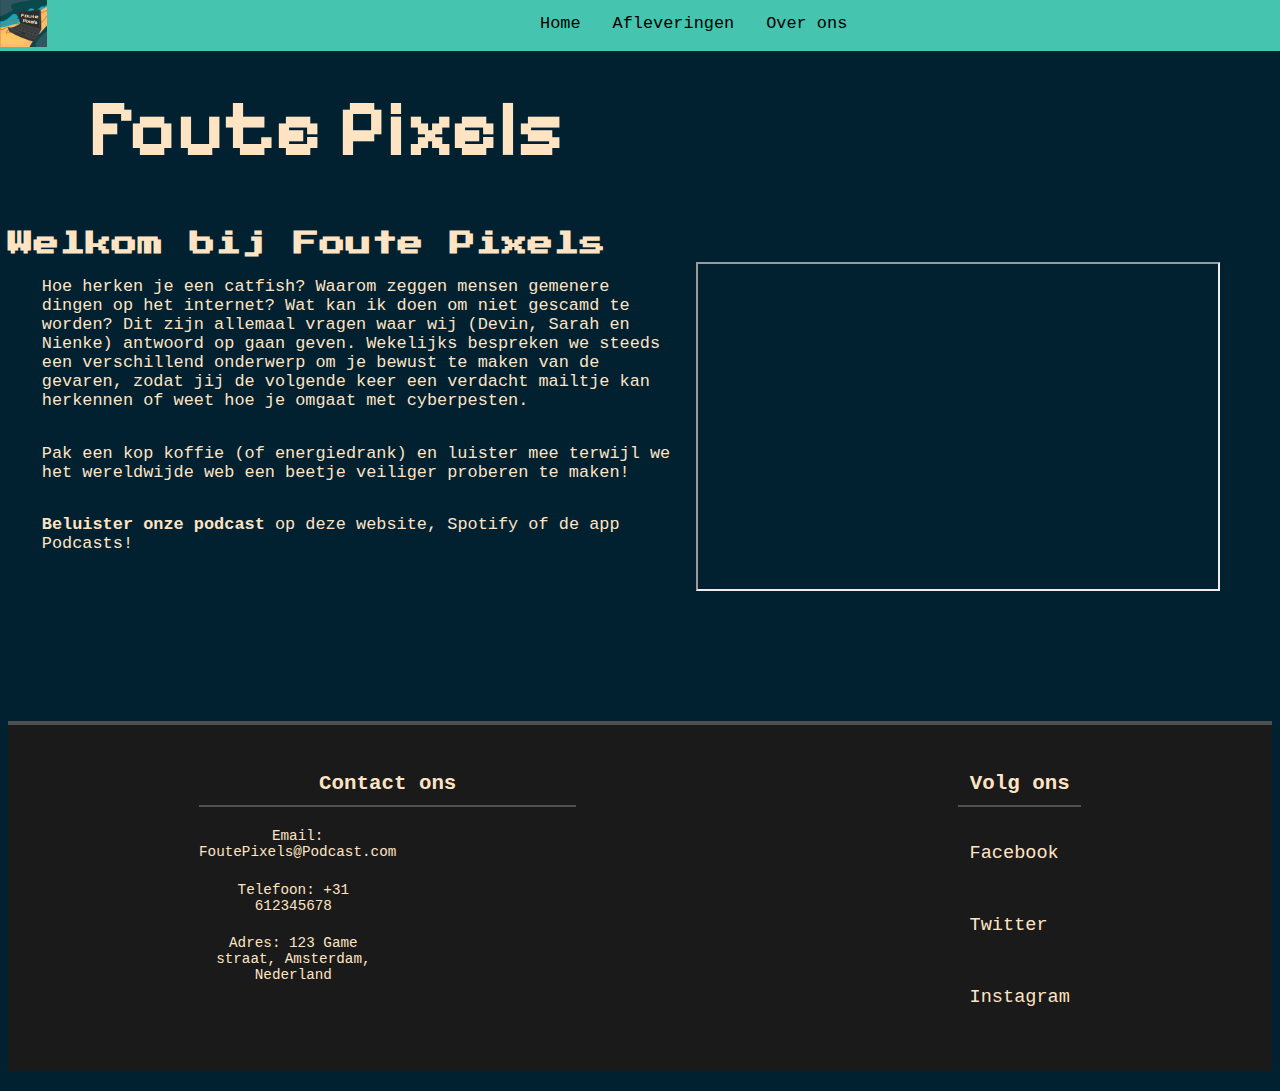
<file: index.html>
<!DOCTYPE html>
<html lang="nl">
<head>
    <meta charset="UTF-8">
    <meta name="viewport" content="width=device-width, initial-scale=1.0">
    <title>Foute Pixels</title>
    <link rel="stylesheet" href="style.css">
    <link href="https://fonts.googleapis.com/css2?family=Pixelify+Sans&display=swap" rel="stylesheet">
    <link href="https://fonts.googleapis.com/css2?family=Press+Start+2P&display=swap" rel="stylesheet">


</head>
<body>

<header>
    <nav>
        <ul>
            <li><img src="images/logo.png" alt="Logo van Foute Pixels"></li>
            <li><a href="index.html">Home</a></li>
            <li><a href="afleveringen.html">Afleveringen</a></li>
            <li><a href="over-ons.html">Over ons</a></li>
        </ul>
    </nav>
</header>

<main>
    <h1>Foute Pixels</h1>

    <article>
        <h2>Welkom bij Foute Pixels</h2>
        <p>
            Hoe herken je een catfish? Waarom zeggen mensen gemenere dingen op het internet? Wat kan ik doen om niet gescamd te worden? 
            Dit zijn allemaal vragen waar wij (Devin, Sarah en Nienke) antwoord op gaan geven. 
            Wekelijks bespreken we steeds een verschillend onderwerp om je bewust te maken van de gevaren, zodat jij de volgende keer een verdacht mailtje kan herkennen of weet hoe je omgaat met cyberpesten.
        </p>
        <p>
            Pak een kop koffie (of energiedrank) en luister mee terwijl we het wereldwijde web een beetje veiliger proberen te maken!
        </p>
        <p><strong>Beluister onze podcast</strong> op deze website, Spotify of de app Podcasts!</p>

        <iframe 
            width="560" 
            height="315" 
            src="https://www.youtube.com/embed/As7Sm_K50gc?si=9hgQ0lLvn_5D6HXe" 
            title="YouTube video player" 
            allow="accelerometer; autoplay; clipboard-write; encrypted-media; gyroscope; picture-in-picture; web-share" 
            referrerpolicy="strict-origin-when-cross-origin" 
            allowfullscreen>
        </iframe>
    </article>
</main>

<footer>
    <article>
        <h3>Contact ons</h3>
        <p>Email: FoutePixels@Podcast.com</p>
        <p>Telefoon: +31 612345678</p>
        <p>Adres: 123 Game straat, Amsterdam, Nederland</p>
    </article>
    <article>
        <h3>Volg ons</h3>
        <p><a href="https://facebook.com">Facebook</a></p>
        <p><a href="https://twitter.com">Twitter</a></p>
        <p><a href="https://instagram.com">Instagram</a></p>
    </article>
</footer>

</body>
</html>
</file>
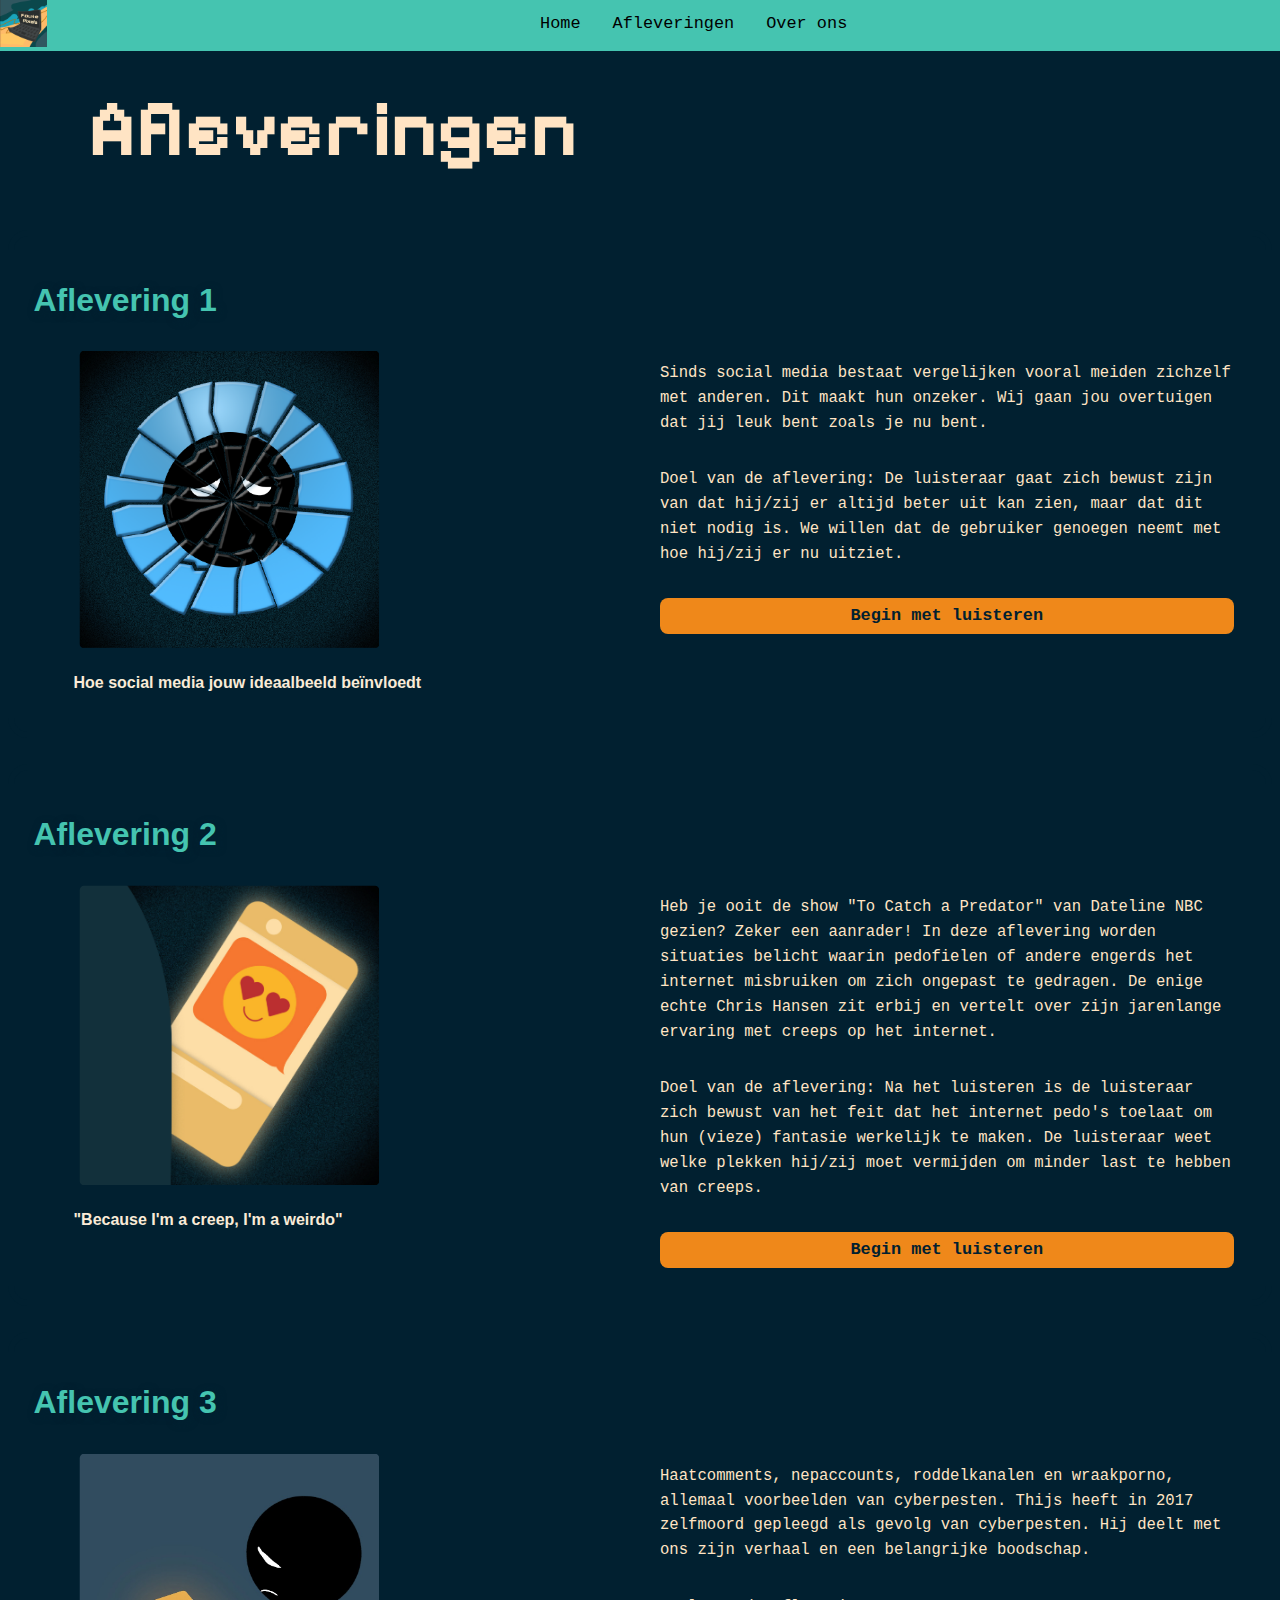
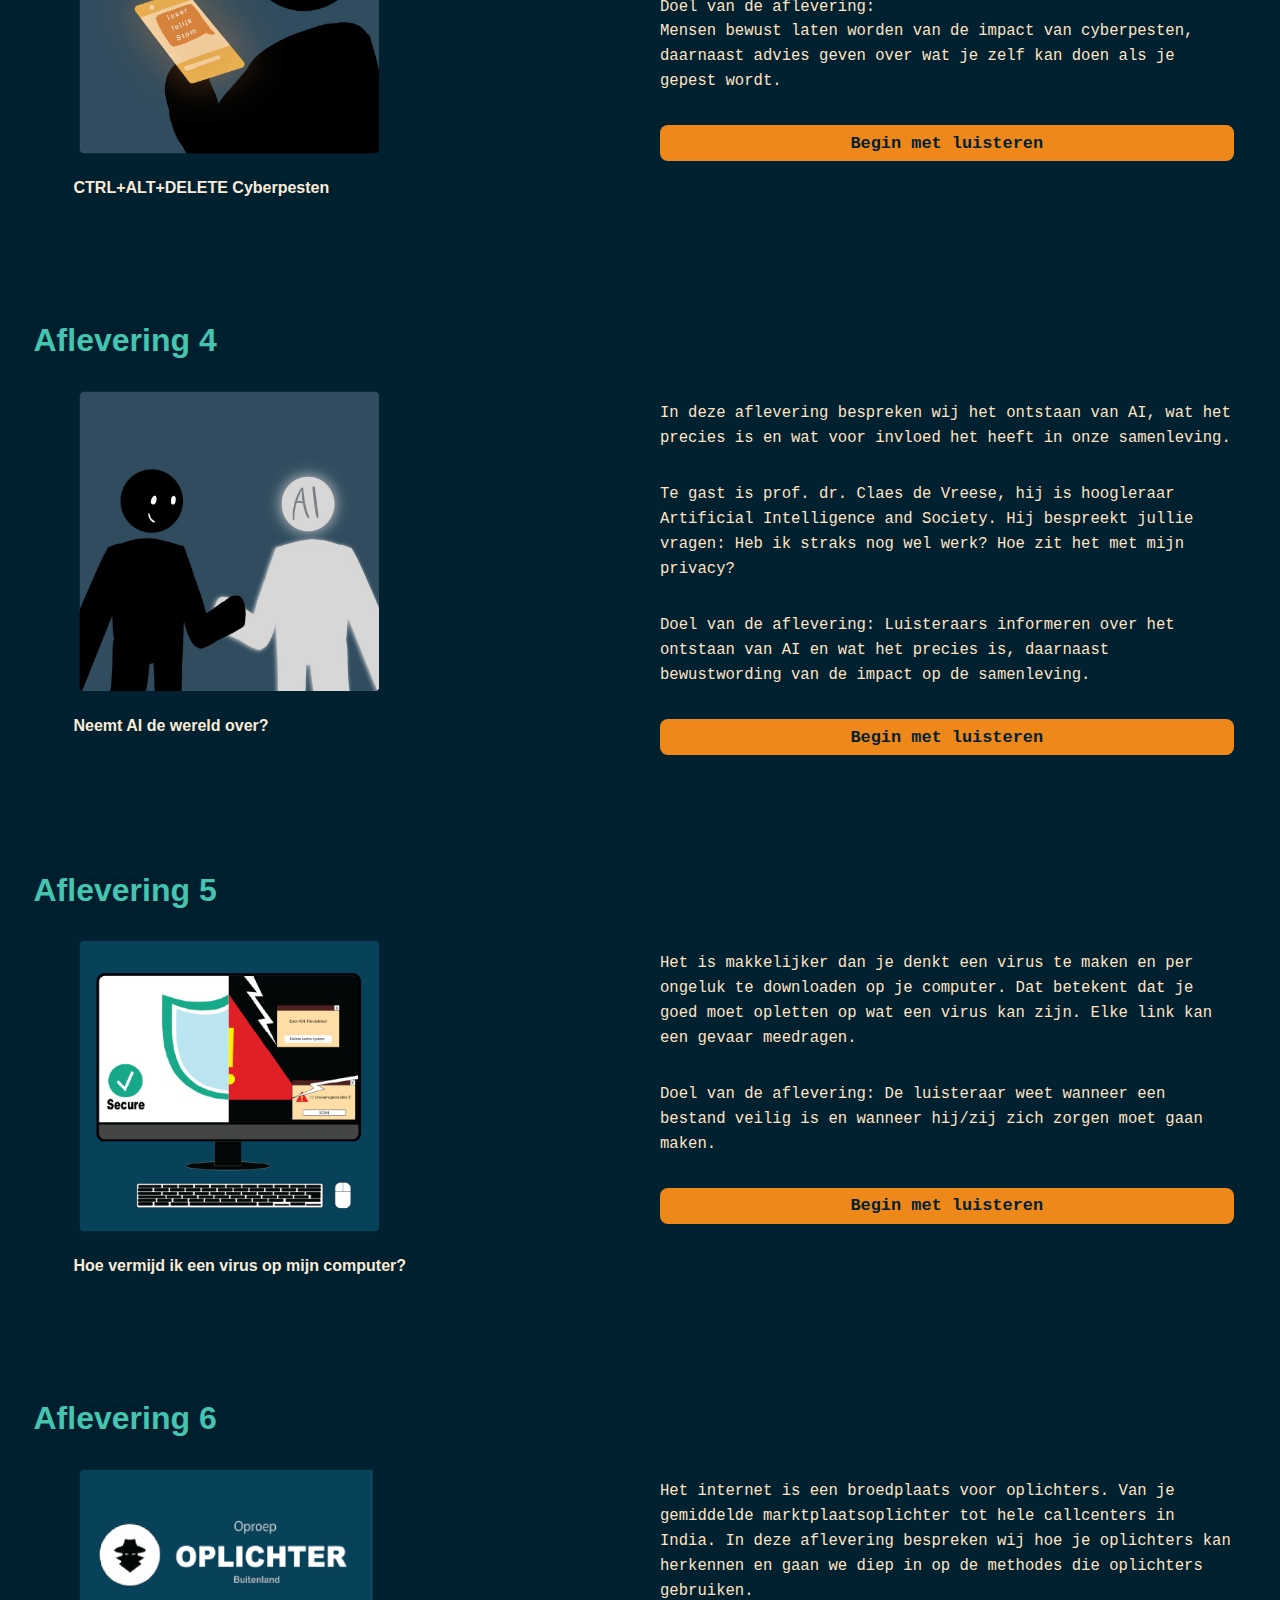
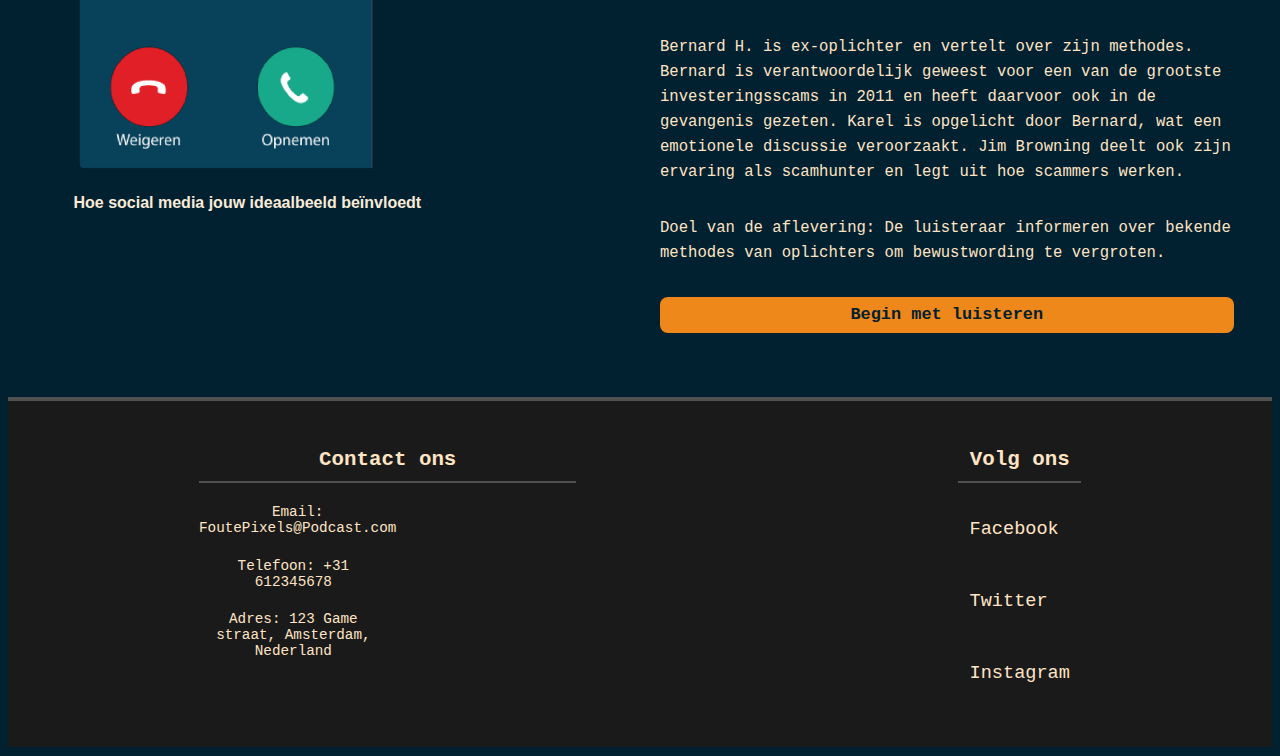
<file: afleveringen.html>
<!DOCTYPE html>
<html lang="nl">

<head>
    <meta charset="UTF-8">
    <meta name="viewport" content="width=device-width, initial-scale=1.0">
    <title>Afleveringen</title>
    <link rel="stylesheet" href="style.css">
    <link href="https://fonts.googleapis.com/css2?family=Pixelify+Sans&display=swap" rel="stylesheet">

</head>

<body>
    <header>
        <nav>
            <ul>
                <li><img src="images/logo.png" alt="logo"></li>
                <li><a href="index.html">Home</a></li>
                <li><a href="afleveringen.html">Afleveringen</a></li>
                <li><a href="over-ons.html">Over ons</a></li>
            </ul>
        </nav>
    </header>

    <main>
        <h1>Afleveringen</h1>

        <section>
            <h2>Aflevering 1</h2>
            <ul>
                <li><img src="images/ideaalbeeld.png" alt="tekening gebroken spiegel">
                <h3>Hoe social media jouw ideaalbeeld beïnvloedt</h3></li>
                <li>
                    <p>
                        Sinds social media bestaat vergelijken vooral meiden zichzelf met anderen. Dit maakt hun
                        onzeker.
                        Wij gaan jou overtuigen dat jij leuk bent zoals je nu bent.
                        </p>

                        <p>
                        Doel van de aflevering:
                        De luisteraar gaat zich bewust zijn van dat hij/zij er altijd beter uit kan zien, maar dat dit
                        niet nodig is.
                        We willen dat de gebruiker genoegen neemt met hoe hij/zij er nu uitziet.
                    </p>
                
                <a href="aflevering1.html">Begin met luisteren</a></li>
            </ul>
        </section>

        <section>

            <h2>Aflevering 2</h2>
            <ul>
                <li><img src="images/creep.png" alt="sms van een creep">
                    <h3>"Because I'm a creep, I'm a weirdo"</h3></li>
                <li>
                    <p>
                        Heb je ooit de show "To Catch a Predator" van Dateline NBC gezien? Zeker een aanrader!
                        In deze aflevering worden situaties belicht waarin pedofielen of andere engerds het internet
                        misbruiken om zich ongepast te gedragen.
                        De enige echte Chris Hansen zit erbij en vertelt over zijn jarenlange ervaring met creeps op het
                        internet.
                       </p>

                        <p>
                        Doel van de aflevering:
                        Na het luisteren is de luisteraar zich bewust van het feit dat het internet pedo's toelaat om
                        hun (vieze) fantasie werkelijk te maken.
                        De luisteraar weet welke plekken hij/zij moet vermijden om minder last te hebben van creeps.
                    </p>

                <a href="aflevering2.html">Begin met luisteren</a> </li>
            </ul>
        </section>

        <section>

            <h2>Aflevering 3</h2>
            <ul>
                <li><img src="images/cyberpesten.png" alt="tekening verdrietig persoon met telefoon">
                <h3>CTRL+ALT+DELETE Cyberpesten</h3></li>
                <li>
                    <p>
                        Haatcomments, nepaccounts, roddelkanalen en wraakporno, allemaal voorbeelden van cyberpesten.
                        Thijs heeft in 2017 zelfmoord gepleegd als gevolg van cyberpesten. Hij deelt met ons zijn
                        verhaal en een belangrijke boodschap.
                    </p>
                
                    <p> 
                        Doel van de aflevering:
                        <br>
                        Mensen bewust laten worden van de impact van cyberpesten, daarnaast advies geven over wat je
                        zelf kan doen als je gepest wordt.
                    </p>
                
               <a href="aflevering3.html">Begin met luisteren</a></li>
            </ul>
        </section>

        <section>

            <h2>Aflevering 4</h2>

            <ul>
                <li><img src="images/ai.png" alt="tekening mens schudt hand van AI">
                <h3>Neemt AI de wereld over?</h3></li>
                <li>
                    <p>In deze aflevering bespreken wij het ontstaan van AI, wat het precies is en wat voor invloed het
                        heeft in onze samenleving.</p>
               

                    <p>Te gast is prof. dr. Claes de Vreese, hij is hoogleraar Artificial Intelligence and Society. Hij
                    bespreekt jullie vragen:
                    Heb ik straks nog wel werk? Hoe zit het met mijn privacy?
                    </p>
            
                    <p>
                    Doel van de aflevering:
                    Luisteraars informeren over het ontstaan van AI en wat het precies is, daarnaast bewustwording van
                    de impact op de samenleving.
                    </p>
               <a href="aflevering4.html">Begin met luisteren</a></li>
            </ul>
        </section>

        <section>

      
            <h2>Aflevering 5</h2>
            <ul> 
                <li><img src="images/verus.png" alt="tekening scherm met virus">
                <h3>Hoe vermijd ik een virus op mijn computer?</h3></li>
                <li>
                    <p>
                        Het is makkelijker dan je denkt een virus te maken en per ongeluk te downloaden op je computer.
                        Dat betekent dat je goed moet opletten op wat een virus kan zijn. Elke link kan een gevaar
                        meedragen.
                    </p>

                    <p>Doel van de aflevering:
                        De luisteraar weet wanneer een bestand veilig is en wanneer hij/zij zich zorgen moet gaan maken.
                     </p>
               <a href="aflevering5.html">Begin met luisteren</a></li>
            </ul>
        </section>

        <section>

            <h2>Aflevering 6</h2>
            <ul>
                <li><img src="images/oplichter.png" alt="tekening oplichter die je belt">
                <h3>Hoe social media jouw ideaalbeeld beïnvloedt</h3></li>
                <li>
                    <p>
                    Het internet is een broedplaats voor oplichters. Van je gemiddelde marktplaatsoplichter tot hele
                    callcenters in India.
                    In deze aflevering bespreken wij hoe je oplichters kan herkennen en gaan we diep in op de methodes
                    die oplichters gebruiken.
                    </p>

                    <p>
                    Bernard H. is ex-oplichter en vertelt over zijn methodes. Bernard is verantwoordelijk geweest voor
                    een van de grootste investeringsscams in 2011 en heeft daarvoor ook in de gevangenis gezeten.
                    Karel is opgelicht door Bernard, wat een emotionele discussie veroorzaakt. 
                    Jim Browning deelt ook zijn ervaring als scamhunter en legt uit hoe scammers werken.
                    </p>


                    <p>
                    Doel van de aflevering:
                    De luisteraar informeren over bekende methodes van oplichters om bewustwording te vergroten.
                    </p>
                <a href="aflevering6.html">Begin met luisteren</a></li>
            </ul>
        </section>
    </main>

    <footer>
        <article>
            <h3>Contact ons</h3>
            <p>Email: FoutePixels@Podcast.com</p>
            <p>Telefoon: +31 612345678</p>
            <p>Adres: 123 Game straat, Amsterdam, Nederland</p>
        </article>
        <article>
            <h3>Volg ons</h3>
            <p><a href="https://facebook.com">Facebook</a></p>
            <p><a href="https://twitter.com">Twitter</a></p>
            <p><a href="https://instagram.com">Instagram</a></p>
        </article>
    </footer>

</body>

</html>
</file>
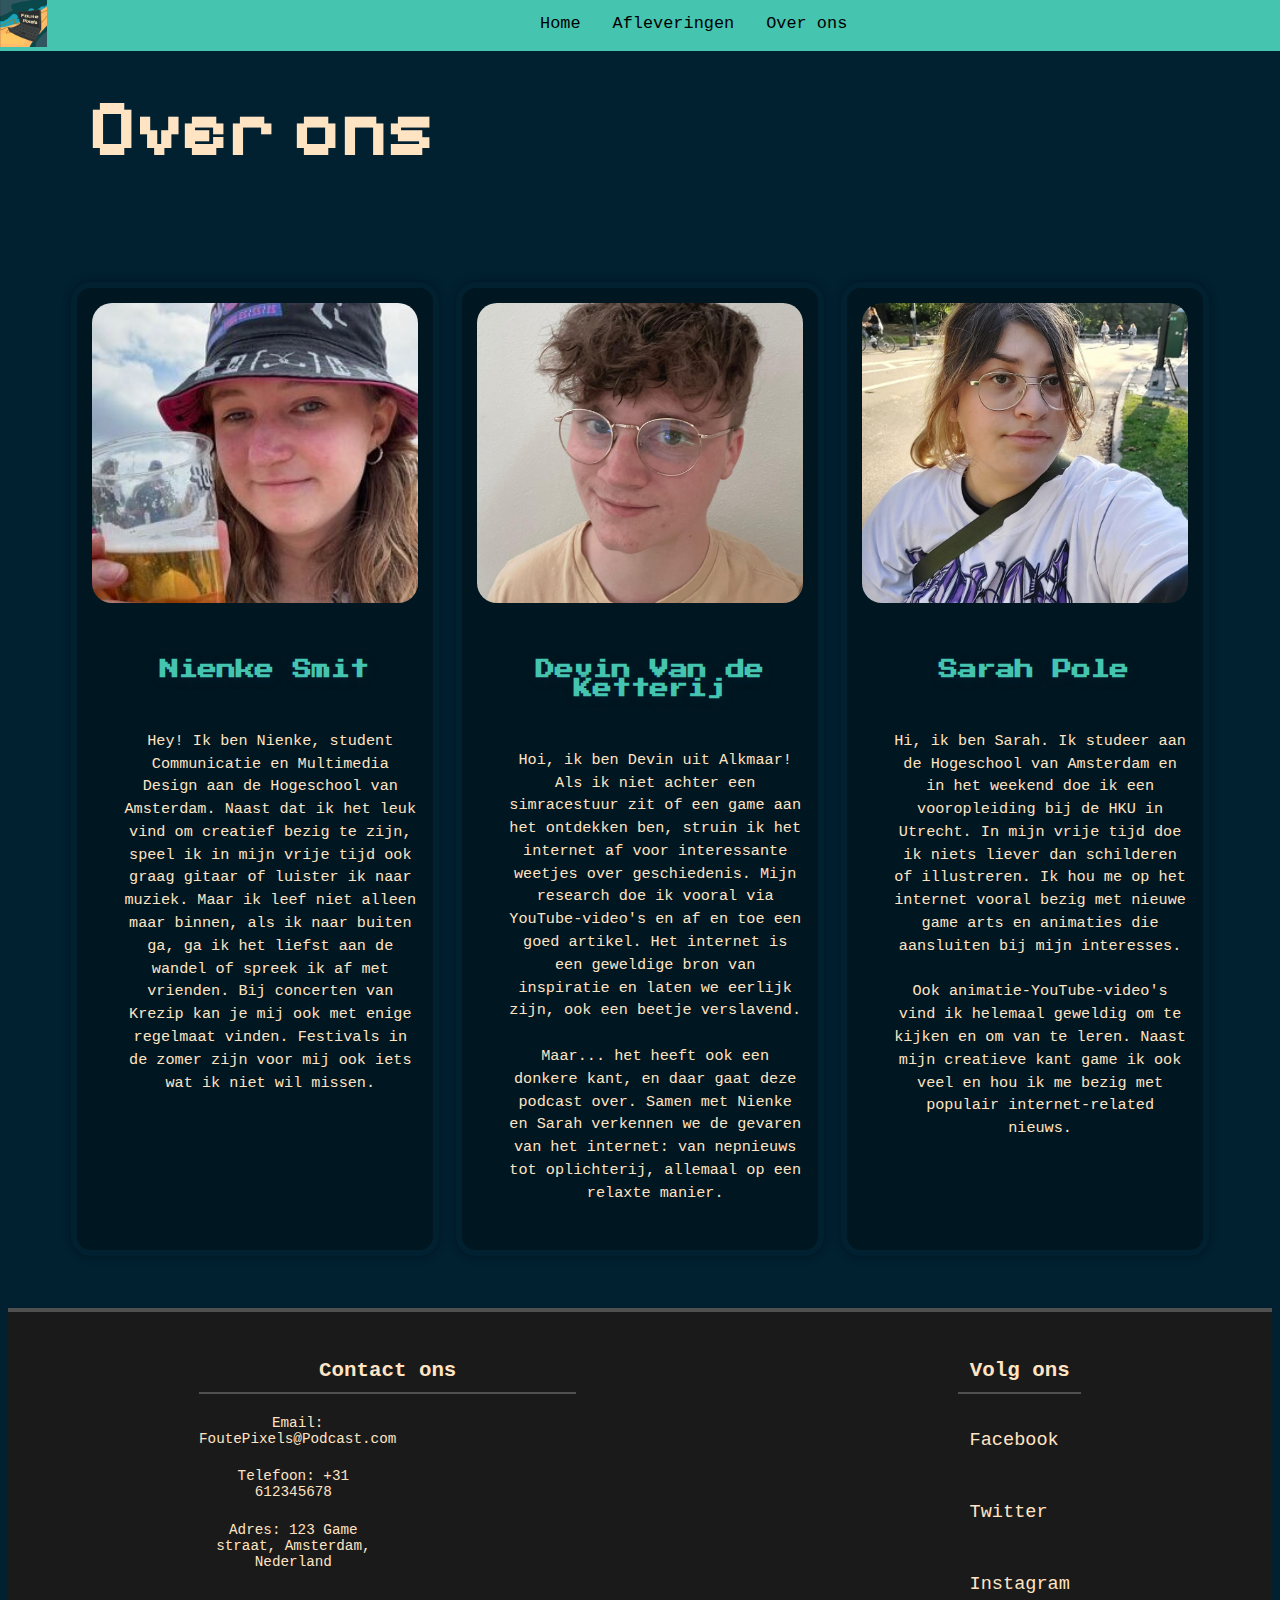
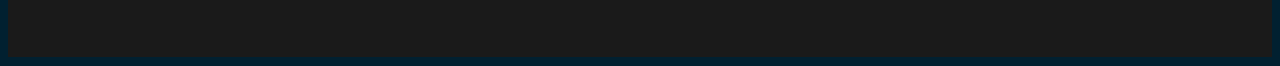
<file: over-ons.html>
<!DOCTYPE html>
<html lang="nl">

<head>
    <meta charset="UTF-8">
    <meta name="viewport" content="width=device-width, initial-scale=1.0">
    <title>Over Ons</title>
    <link rel="stylesheet" href="style.css">
    <link href="https://fonts.googleapis.com/css2?family=Pixelify+Sans&display=swap" rel="stylesheet">
    <link href="https://fonts.googleapis.com/css2?family=Press+Start+2P&display=swap" rel="stylesheet">
</head>

<body>

    <header>
        <nav>
            <ul>
                <li><img src="images/logo.png" alt="Logo van Foute Pixels"></li>
                <li><a href="index.html">Home</a></li>
                <li><a href="afleveringen.html">Afleveringen</a></li>
                <li><a href="over-ons.html">Over ons</a></li>
            </ul>
        </nav>
    </header>

    <!-- ik heb hier een class gemaakt omdat het echt niet lukte om de over ons pagina zonder te stylen, me andere afbeeldingen en teksten op de index en afleveringen pagina werden verstoord-->
    <h1>Over ons</h1>
    <main class="over-ons">
        <section>
            <img src="images/nienkefoto.jpg" alt="Nienke Smit">
            <h2>Nienke Smit</h2>
            <p>
                Hey! Ik ben Nienke, student Communicatie en Multimedia Design aan de Hogeschool van Amsterdam.
                Naast dat ik het leuk vind om creatief bezig te zijn, speel ik in mijn vrije tijd ook graag gitaar of
                luister ik naar muziek.
                Maar ik leef niet alleen maar binnen, als ik naar buiten ga, ga ik het liefst aan de wandel of spreek ik
                af met vrienden.
                Bij concerten van Krezip kan je mij ook met enige regelmaat vinden. Festivals in de zomer zijn voor mij
                ook iets wat ik niet wil missen.
            </p>
        </section>

        <!--  de br tag hieronder zorgt voor een witregel tussen de secties   -->

        <section>
            <img src="images/devinfoto.jpg" alt="Devin Van de Ketterij">
            <h2>Devin Van de Ketterij</h2>
            <p>
                Hoi, ik ben Devin uit Alkmaar! Als ik niet achter een simracestuur zit of een game aan het ontdekken
                ben,
                struin ik het internet af voor interessante weetjes over geschiedenis.
                Mijn research doe ik vooral via YouTube-video's en af en toe een goed artikel.
                Het internet is een geweldige bron van inspiratie en laten we eerlijk zijn, ook een beetje verslavend.
                <br><br>
                Maar... het heeft ook een donkere kant, en daar gaat deze podcast over.
                Samen met Nienke en Sarah verkennen we de gevaren van het internet: van nepnieuws tot oplichterij,
                allemaal op een relaxte manier.
            </p>
        </section>

        <section>
            <img src="images/sarahfoto.jpg" alt="Sarah Pole">
            <h2>Sarah Pole</h2>
            <p>
                Hi, ik ben Sarah. Ik studeer aan de Hogeschool van Amsterdam en in het weekend doe ik een vooropleiding
                bij de HKU in Utrecht.
                In mijn vrije tijd doe ik niets liever dan schilderen of illustreren.
                Ik hou me op het internet vooral bezig met nieuwe game arts en animaties die aansluiten bij mijn
                interesses.
                <br><br>
                Ook animatie-YouTube-video's vind ik helemaal geweldig om te kijken en om van te leren.
                Naast mijn creatieve kant game ik ook veel en hou ik me bezig met populair internet-related nieuws.
            </p>
        </section>
    </main>

    <footer>
        <article>
            <h3>Contact ons</h3>
            <p>Email: FoutePixels@Podcast.com</p>
            <p>Telefoon: +31 612345678</p>
            <p>Adres: 123 Game straat, Amsterdam, Nederland</p>
        </article>
        <article>
            <h3>Volg ons</h3>
            <p><a href="https://facebook.com">Facebook</a></p>
            <p><a href="https://twitter.com">Twitter</a></p>
            <p><a href="https://instagram.com">Instagram</a></p>
        </article>
    </footer>

</body>

</html>
</file>
<file: style.css>
/* =====================================================
   BODY & ALGEMENE STYLING
===================================================== */
body {
    background-color: #012030;
    color: bisque;
    text-align: left;
    font-family: monospace;
}

p {
    font-size: 1.3em;
    padding-bottom: 1em;
    max-width: 50%;
    margin-left: 2em;
}

/* =====================================================
   NAVIGATIE
===================================================== */
nav{ 
    position: fixed;
    top: 0;
    left: 0;
    width: 100%;
    z-index: 1000; 
}

header ul {
    list-style-type: none;
    margin: 0;
    padding: 0;
    overflow: hidden;
    background-color: #45C4B0;
}

li {
    float: left;
}

li a {
    display: flex;
    align-items: center;   
    justify-content: center; 
    color: #000000;
    text-align: center;
    padding: 14px 16px;
    text-decoration: none;
    font-size: 1.3em;
}

li a:hover {
    background-color: #ef881a;
    transition: all 0.3s ease;
    border-radius: 5px;
}

nav img {
    width: 9%;
}

/* =====================================================
   HOOFDKOPPEN
===================================================== */
h1 {
    font-family: 'Pixelify Sans', sans-serif;
    font-size: 5em;
    margin-top: 1em;
    margin-left: 1em;
}

h2 {
    font-size: 1.6em;
    font-family: 'Press Start 2P', sans-serif;
}

h4 {
    text-align: center;
    font-size: 1.6em;
    background-color: #234026;
    width: 12em;
    padding: 1em;
    margin: 1em;
    transition: width 2s;
}

/* =====================================================
   MAIN SECTIES & lists
===================================================== */
main section {
    gap: 2em;
    padding: 1.5em;
    margin: 2em auto;
    border: 6px solid #012030;
    border-radius: 20px;
    background-color: #012030;
    align-items: flex-start;
}

main section li img {
    flex: 0 0 30%;
    max-width: 300px;
    border-radius: 10px;
    padding: 1%;
    transition: transform 0.5s;
}

main section li img:hover {
    transform: rotate(10deg) scale(1.05);
    z-index: 2;
}


main section li {
    flex: 1;
    padding-right: 1em;
    min-width: 250px;
}

main section ul {
    display: flex;
}

main section li a {
    display: flex;
    justify-content: center;
    padding: 0.5em 1em;
    background-color: #ef881a;
    color: #012030;
    text-decoration: none;
    border-radius: 8px;
    font-weight: bold;
    transition: all 0.3s ease;
}

main section li a:hover {
    background-color: #45C4B0;
    color: #012030;
    transform: scale(1.05);
}

main li h2 {
    color:#45C4B0;
    font-family: 'Press Start 2P', sans-serif;
    font-size: 1.5em;
    text-shadow: 2px 2px 8px #012030;
    margin-left: 2em;

}
main section h2 {
    color:#45C4B0;
    font-family: 'Press Start 2P', sans-serif;
    font-size: 2em;
    text-shadow: 2px 2px 8px #012030;

}

main li h3 {
    font-family: 'Press Start 2P', sans-serif;
    font-size: 1em;
    margin-bottom: 0.5em;
    color: antiquewhite;
}

/* inplaats van br tags gebruik ik gap in flexbox */

main section li p {
    display: flex;
    gap: 20px;
    margin-bottom: 1em;
    max-width: 100%;
    margin-left: 0;
}
main li {
    display: block;
    width: 100%;
}

main li p {
    font-size: 1.2em;
    line-height: 1.6;
    margin-bottom: 1em;
}

/* =====================================================
   IFRAME
===================================================== */
iframe {
    display: flex;
    margin-left: auto;
    margin-right: 4em;
    margin-top: -25em;
    margin-bottom: 10em;
    align-self: start;
    max-width: 40em;
    width: 100%;
    height: 25em;
}

/* =====================================================
   OVER-ONS SECTIE
===================================================== */
.over-ons {
    display: flex;
    justify-content: space-between;
    flex-wrap: nowrap; 
    gap: 1.5%; 
    padding: 2em 5%;
}

.over-ons section {
    flex: 1 1 calc(33.33% - 1em);
    display: flex;
    flex-direction: column;
    align-items: center;
    text-align: center;
    background-color: #001620;
    padding: 15px;
    box-shadow: 0 0px 10px rgba(0,0,0,0.3);
    box-sizing: border-box; 
}

.over-ons img {
    width: 100%;
    height: 300px;
    object-fit: cover;
    border-radius: 20px;
    margin-bottom: 15px;
}

.over-ons h2 {
    font-family: 'Press Start 2P', cursive;
    font-size: 1.2rem;
    margin-bottom: 10px;
    margin-left: 1em;
    transition: color 0.3s ease; 
    color: #45C4B0;
}

.over-ons h2:hover {
    color: #ef881a;
}

.over-ons p {
    font-size: 0.95rem;
    line-height: 1.5;
    max-width: 90%; 
}

/* =====================================================
   FOOTER
===================================================== */
footer {
    display: flex;
    justify-content: space-around;
    flex-wrap: wrap;
    gap: 2em;
    background-color: #1a1a1a;
    color: bisque;
    padding: 2em 1em;
    border-top: 4px solid #505050;
    font-family: monospace;
}

footer section {
    flex: 1;
    min-width: 220px;
}

footer h3 {
    text-align: center;
    font-size: 1.6em;
    margin-bottom: 1em;
    border-bottom: 2px solid #505050;
    padding-bottom: 0.5em;
}

footer p, footer a {
    display: flex;
    text-align: center;
    margin: 0.5em 0;
    font-size: 1.1em;
    color: bisque;
}

footer a {
    display: flex;
    padding: 0.3em 0.6em;
    border-radius: 5px;
    text-decoration: none;
    font-size: 1.3em;
    transition: all 0.3s ease;
}

footer a:hover {
    background-color: #ef881a;
    color: #012030;
}
</file>
